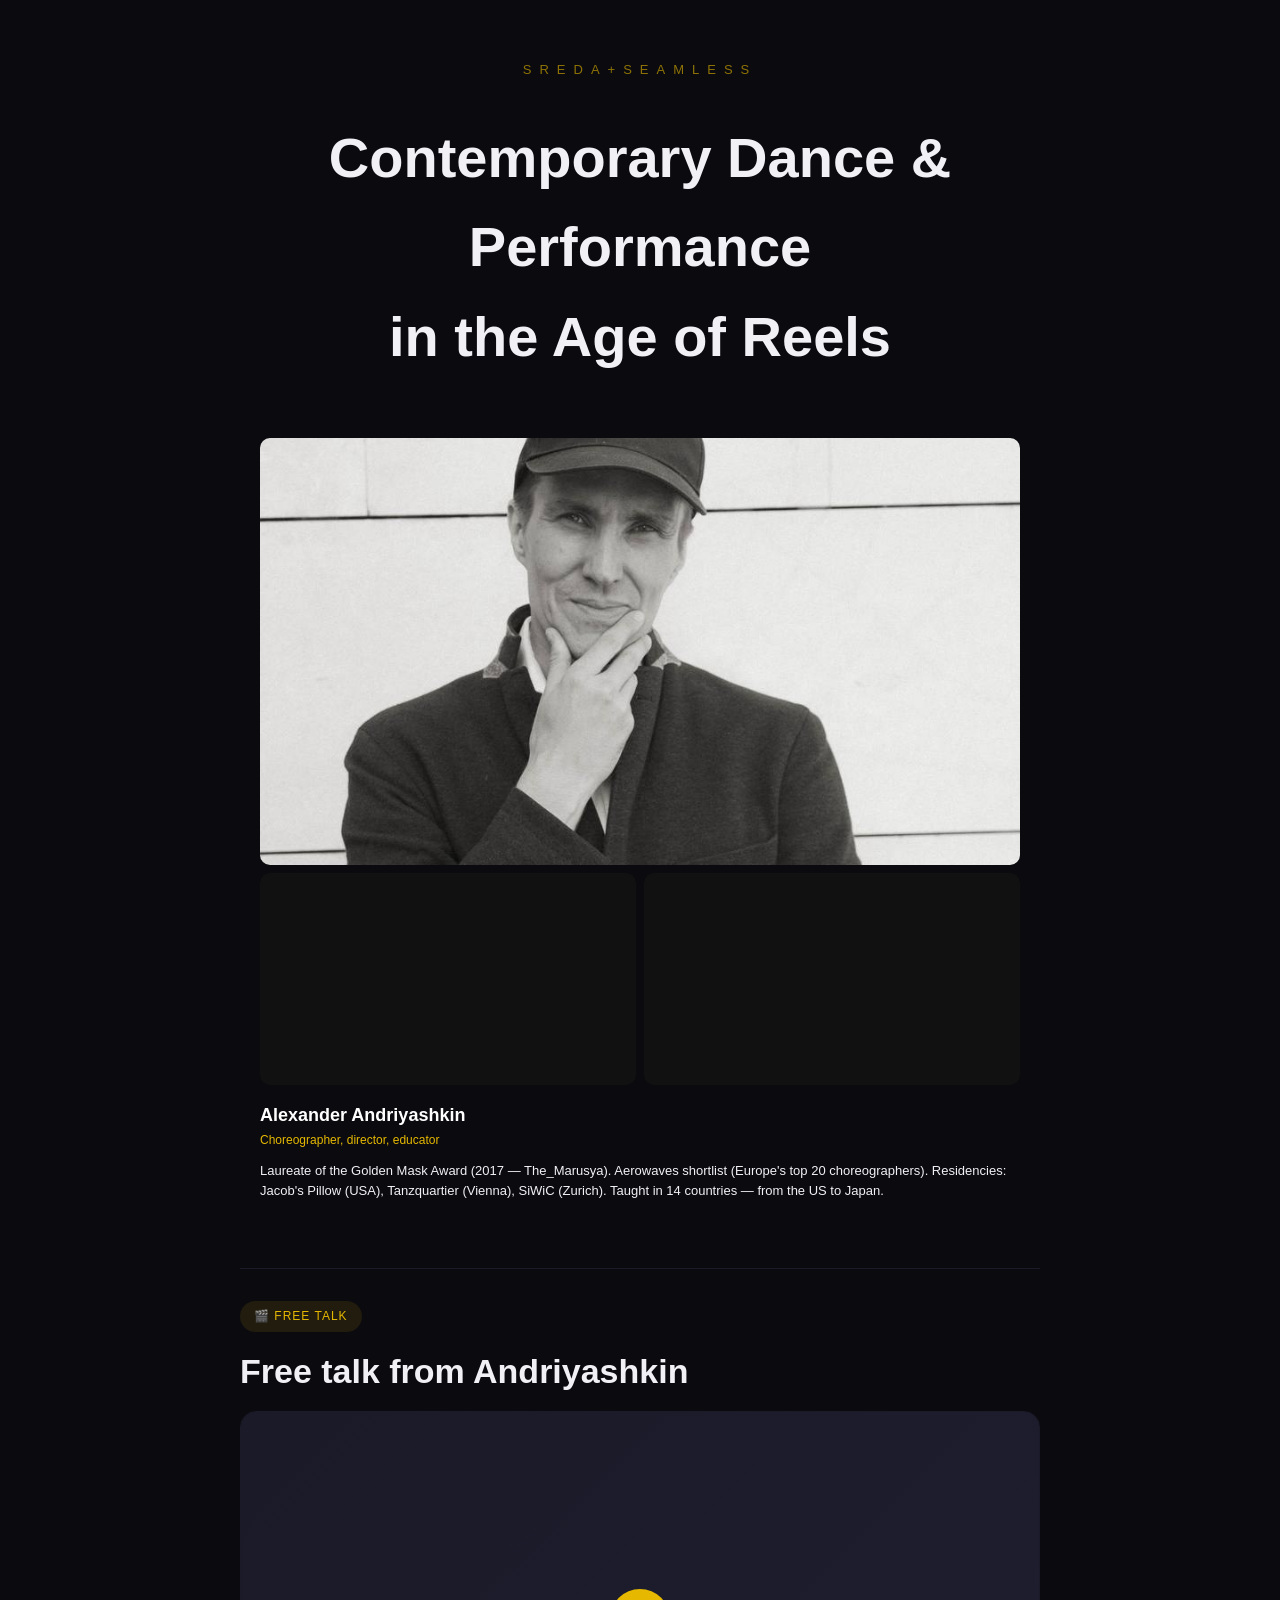
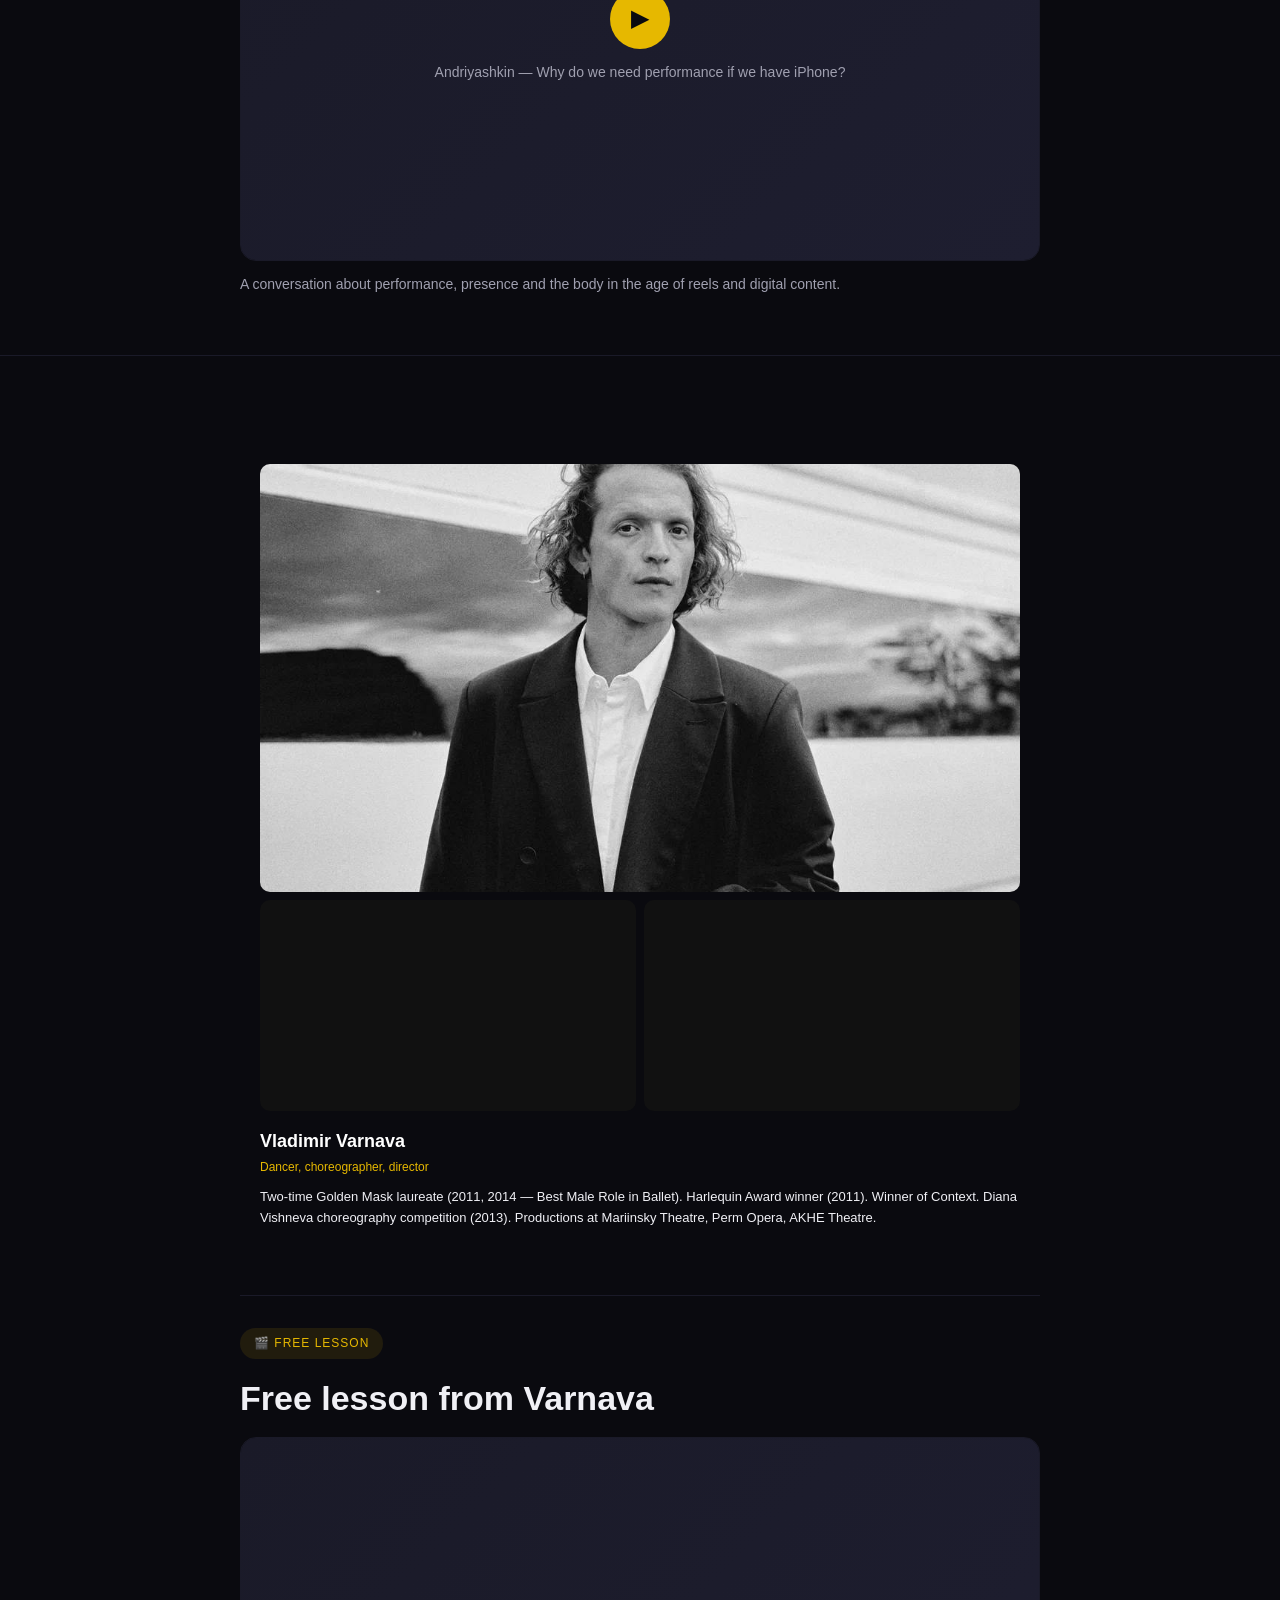
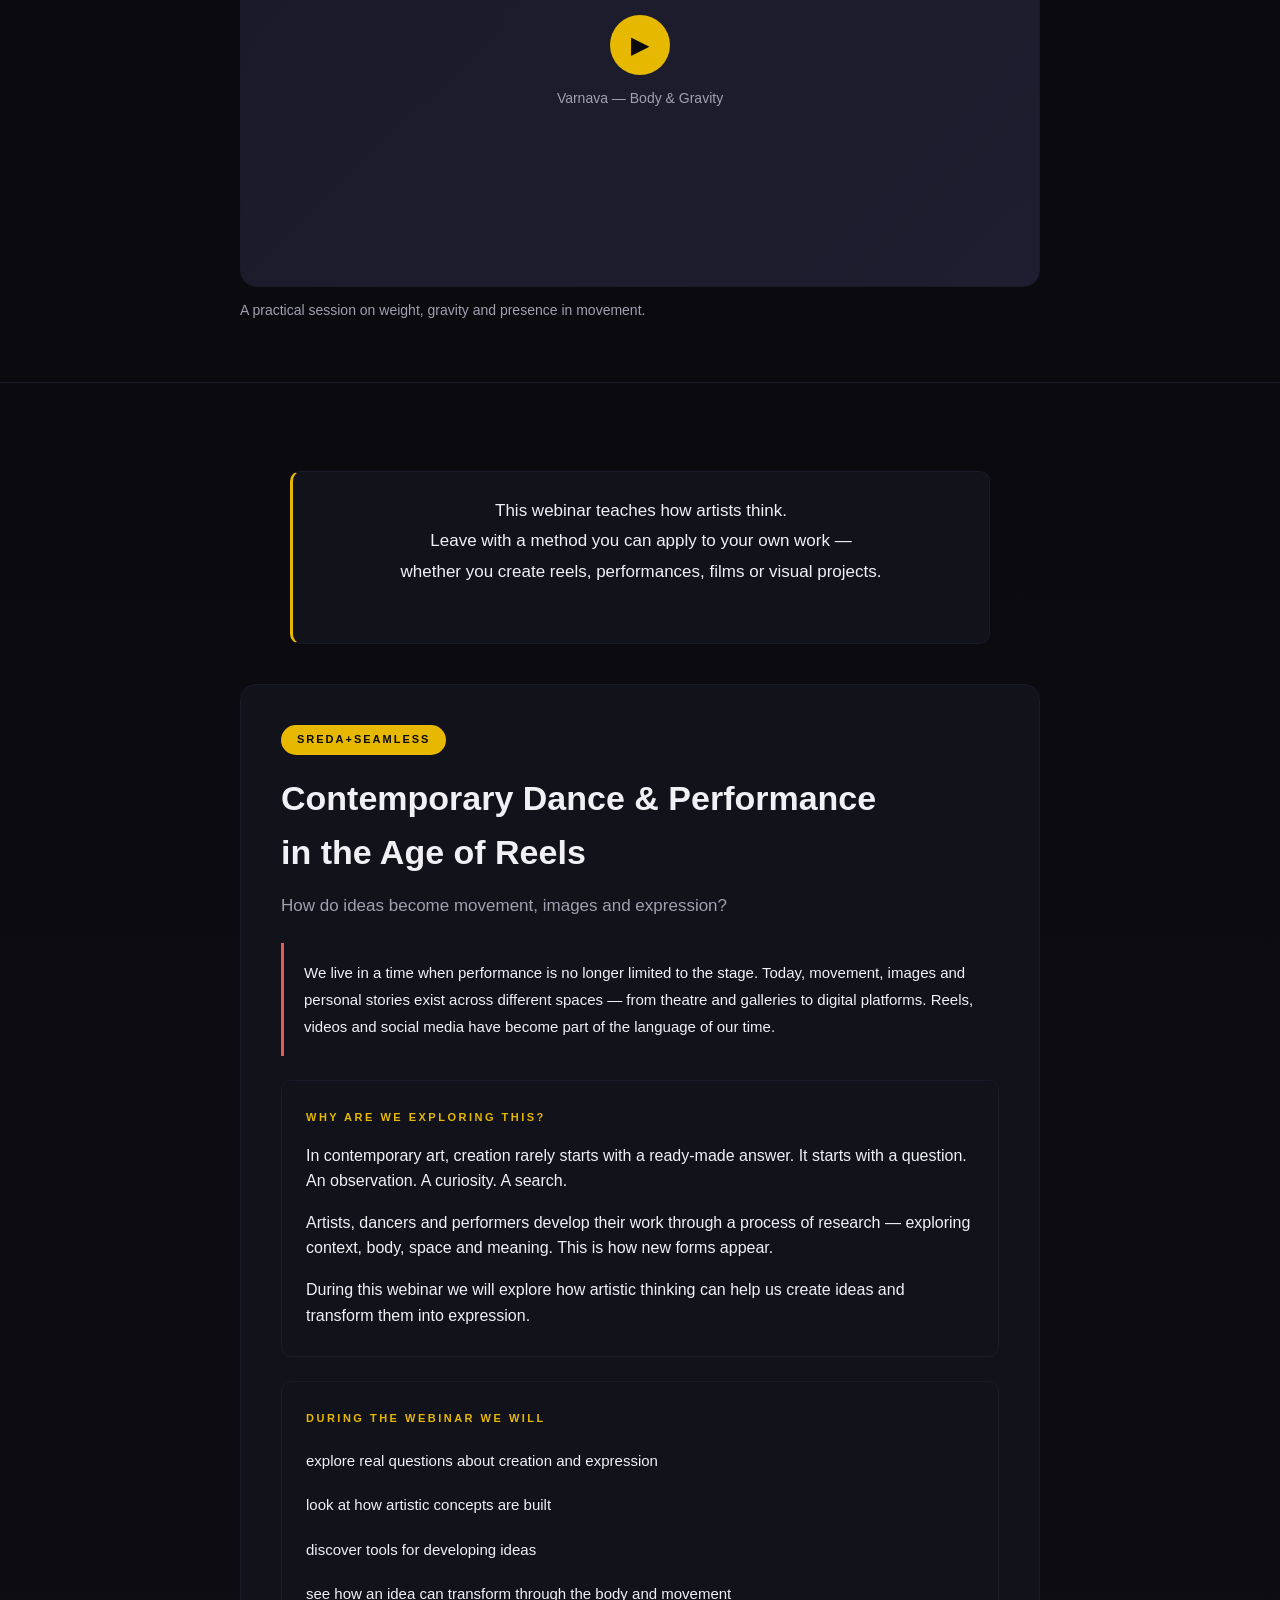
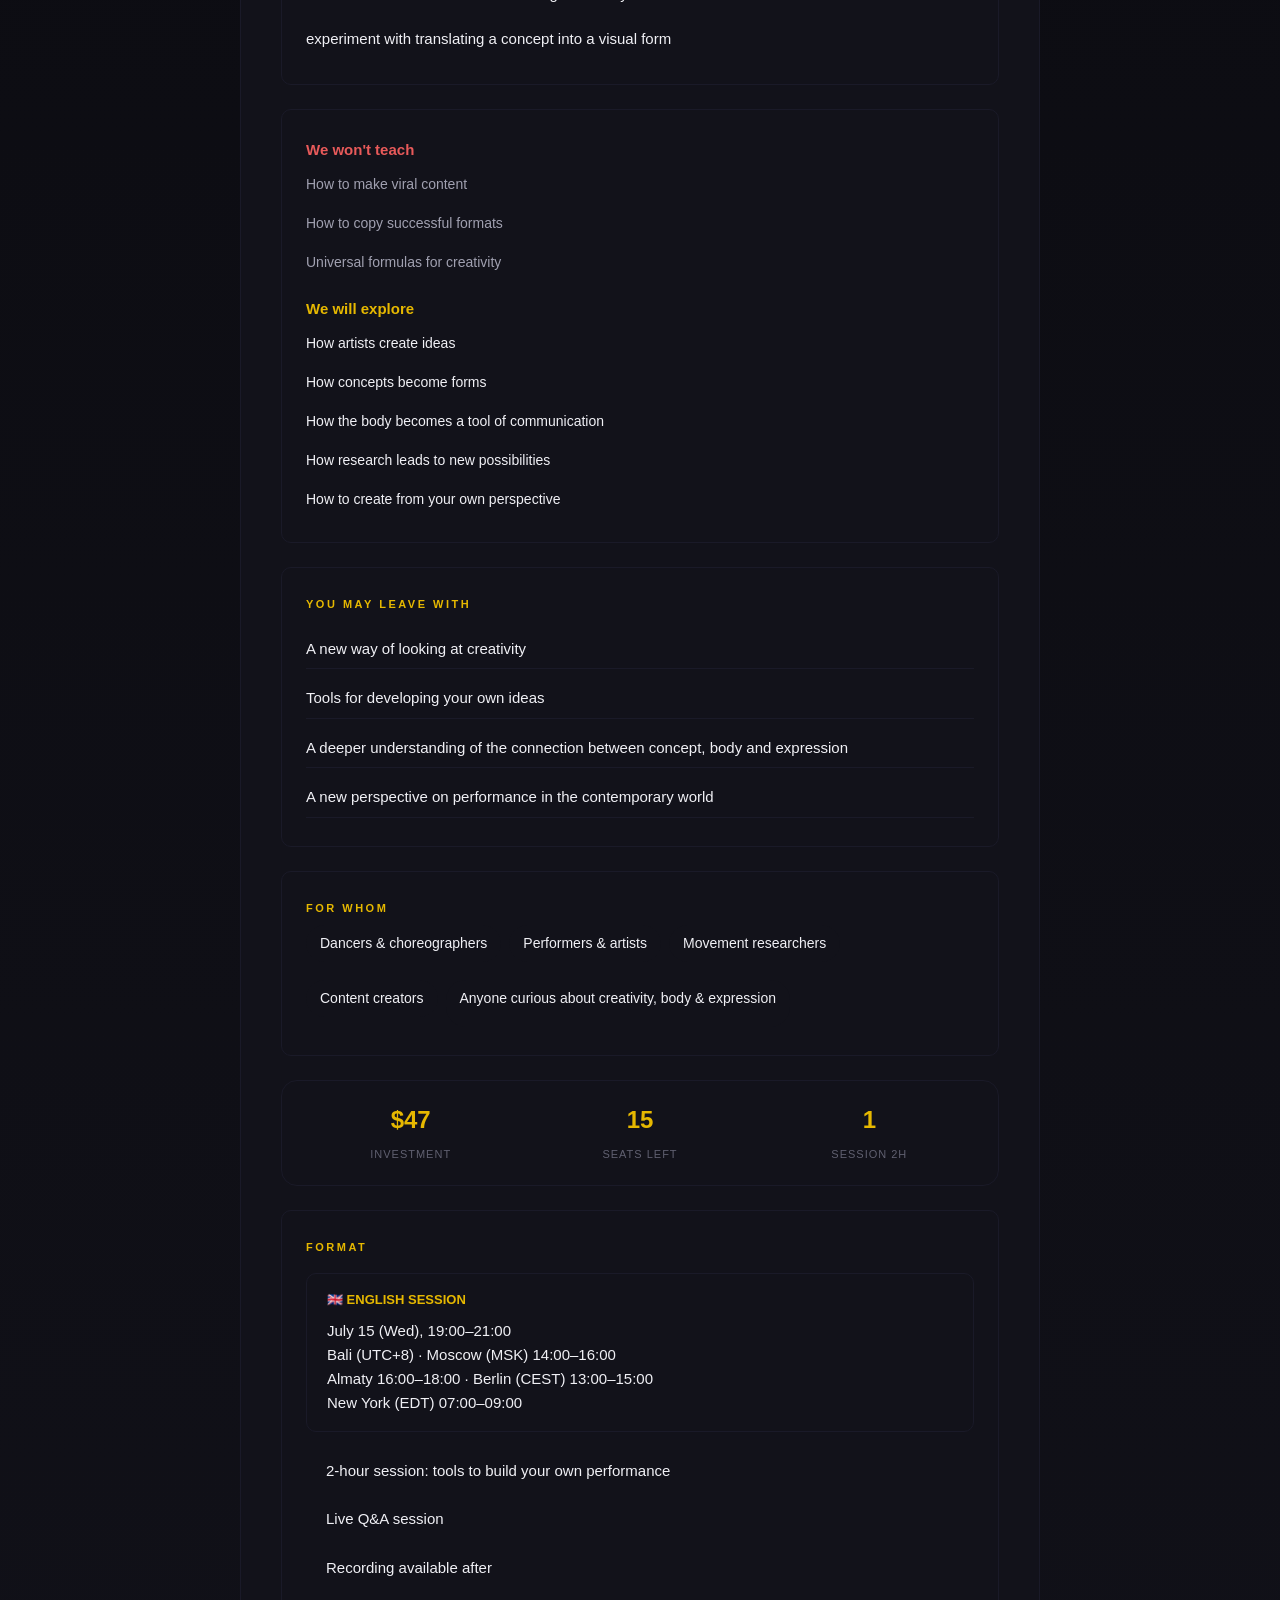
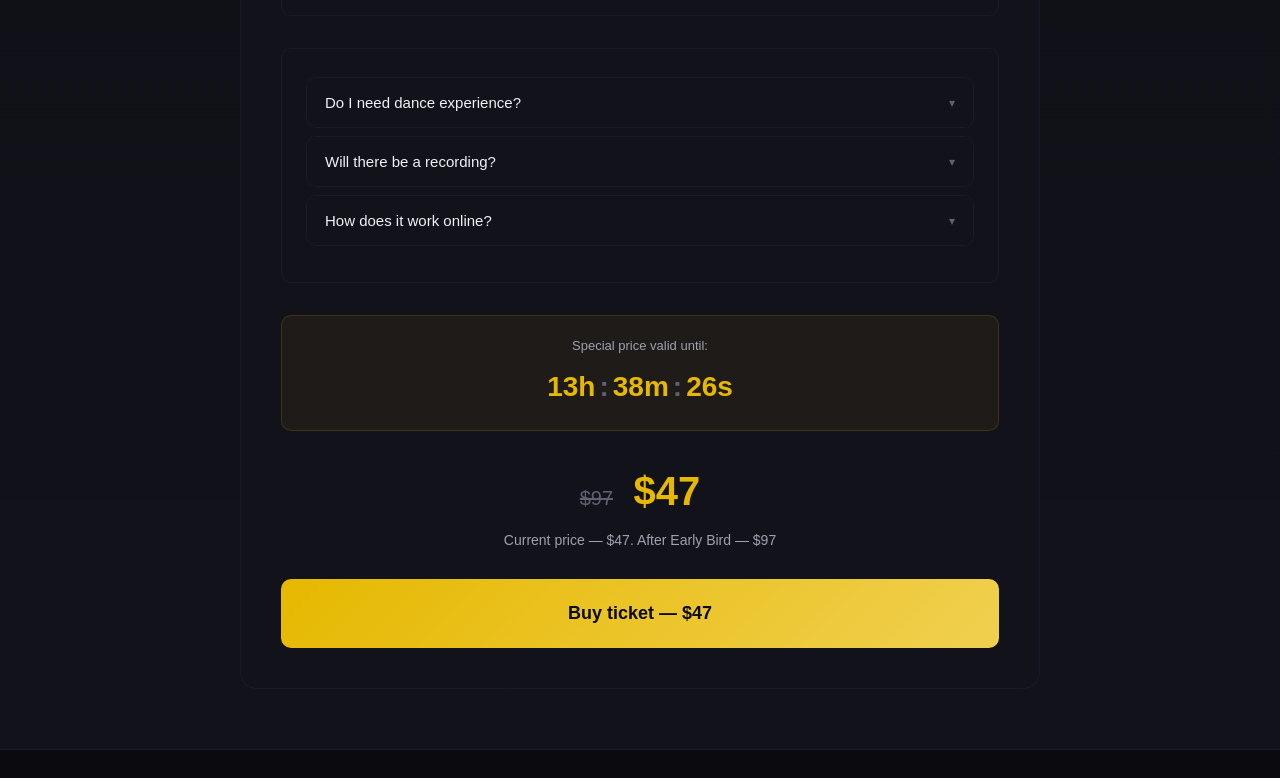
<file: index.html>
<!DOCTYPE html>
<html lang="en">
<head>
<meta charset="UTF-8">
<meta name="viewport" content="width=device-width, initial-scale=1.0">
<title>Contemporary Dance & Performance in the Age of Reels — sreda+seamless</title>
<meta name="description" content="How do ideas become movement, images and expression? Free materials from Alexander Andriyashkin and Vladimir Varnava. Webinar July 15, 2026.">
<meta property="og:title" content="Contemporary Dance & Performance in the Age of Reels">
<meta property="og:description" content="Free materials + webinar with Andriyashkin and Varnava. Online July 15.">
<meta property="og:type" content="website">

<!-- Google tag (gtag.js) -->
<script async src="https://www.googletagmanager.com/gtag/js?id=AW-10878968456"></script>
<script>
  window.dataLayer = window.dataLayer || [];
  function gtag(){dataLayer.push(arguments);}
  gtag("js", new Date());
  gtag("config", "AW-10878968456");
  gtag("config", "AW-17948032858");
  gtag("config", "G-DZ3L1RHYPW");
  function gtag_report_conversion(url) {
    const cb = function(){ if (url) window.location.href = url; };
    if (typeof gtag === "function") {
      gtag("event", "conversion", { send_to: "AW-10878968456/CHmoCOf-4rYZEN7S_bAo", event_callback: cb });
    }
    setTimeout(cb, 500); return false;
  }
</script>

<!-- GCLID passthrough -->
<script>
(function() {
  const p = new URLSearchParams(window.location.search);
  const g = p.get("gclid");
  if (g) localStorage.setItem("seamless_gclid", g);
})();
</script>

<!-- Meta Pixel -->
<script>
  !function(f,b,e,v,n,t,s)
  {if(f.fbq)return;n=f.fbq=function(){n.callMethod?
  n.callMethod.apply(n,arguments):n.queue.push(arguments)};
  if(!f._fbq)f._fbq=n;n.push=n;n.loaded=!0;n.version='2.0';
  n.queue=[];t=b.createElement(e);t.async=!0;
  t.src=v;s=b.getElementsByTagName(e)[0];
  s.parentNode.insertBefore(t,s)}(window, document,'script',
  'https://connect.facebook.net/en_US/fbevents.js');
  fbq('init', '1382464807967335');
  fbq('track', 'PageView');
</script>

<!-- Microsoft Clarity -->
<script>
    (function(c,l,a,r,i,t,y){
        c[a]=c[a]||function(){(c[a].q=c[a].q||[]).push(arguments)};
        t=l.createElement(r);t.async=1;t.src="https://www.clarity.ms/tag/"+i;
        y=l.getElementsByTagName(r)[0];y.parentNode.insertBefore(t,y);
    })(window, document, "clarity", "script", "x8wt6ca1ab");
</script>

<link rel="stylesheet" href="assets/css/style.css">
</head>
<body>

<!-- ===== SECTION: ANDRIYASHKIN ===== -->
<section class="content-section">
  <div class="container">
    <div class="logo" style="text-align:center;margin-bottom:32px">sreda+seamless</div>
    <h1 id="glitch-title" class="glitch" data-text="Contemporary Dance & Performance in the Age of Reels">Contemporary Dance &amp; Performance<br>in the Age of Reels</h1>

    <div class="teacher-card">
      <div class="teacher-media-grid">
        <img class="teacher-clip span-2" src="assets/images/andriyashkin_photo_01.jpg" alt="Andriyashkin" loading="lazy">
        <video class="teacher-clip" src="assets/images/andriyashkin_01.mp4" muted loop playsinline preload="metadata" onclick="this.paused?this.play():this.pause()"></video>
        <video class="teacher-clip" src="assets/images/andriyashkin_02.mp4" muted loop playsinline preload="metadata" onclick="this.paused?this.play():this.pause()"></video>
      </div>
      <div class="teacher-name">Alexander Andriyashkin</div>
      <div class="teacher-role">Choreographer, director, educator</div>
      <p class="teacher-bio">Laureate of the Golden Mask Award (2017 — The_Marusya). Aerowaves shortlist (Europe's top 20 choreographers). Residencies: Jacob's Pillow (USA), Tanzquartier (Vienna), SiWiC (Zurich). Taught in 14 countries — from the US to Japan.</p>
    </div>

    <div class="free-material-block">
      <div class="material-chip">🎬 Free talk</div>
      <h2 class="content-title">Free talk from Andriyashkin</h2>
      <div class="video-container" id="video-1-container">
        <div class="video-placeholder" id="v1-placeholder" onclick="playVideo(1)">
          <div class="play-icon">▶</div>
          <span class="vl">Andriyashkin — Why do we need performance if we have iPhone?</span>
        </div>
      </div>
      <p class="content-text" style="margin-top:12px;color:var(--text2);font-size:14px">A conversation about performance, presence and the body in the age of reels and digital content.</p>
    </div>
  </div>
</section>

<!-- ===== SECTION: VARNAVA ===== -->
<section class="content-section">
  <div class="container">
    <div class="teacher-card">
      <div class="teacher-media-grid">
        <img class="teacher-clip span-2" src="assets/images/varnava_photo_01.jpg" alt="Varnava" loading="lazy">
        <video class="teacher-clip" src="assets/images/varnava_01.mp4" muted loop playsinline preload="metadata" onclick="this.paused?this.play():this.pause()"></video>
        <video class="teacher-clip" src="assets/images/varnava_02.mp4" muted loop playsinline preload="metadata" onclick="this.paused?this.play():this.pause()"></video>
      </div>
      <div class="teacher-name">Vladimir Varnava</div>
      <div class="teacher-role">Dancer, choreographer, director</div>
      <p class="teacher-bio">Two-time Golden Mask laureate (2011, 2014 — Best Male Role in Ballet). Harlequin Award winner (2011). Winner of Context. Diana Vishneva choreography competition (2013). Productions at Mariinsky Theatre, Perm Opera, AKHE Theatre.</p>
    </div>

    <div class="free-material-block">
      <div class="material-chip">🎬 Free lesson</div>
      <h2 class="content-title">Free lesson from Varnava</h2>
      <div class="video-container" id="video-2-container">
        <div class="video-placeholder" id="v2-placeholder" onclick="playVideo(2)">
          <div class="play-icon">▶</div>
          <span class="vl">Varnava — Body & Gravity</span>
        </div>
      </div>
      <p class="content-text" style="margin-top:12px;color:var(--text2);font-size:14px">A practical session on weight, gravity and presence in movement.</p>
    </div>
  </div>
</section>

<!-- ===== SECTION: WEBINAR ===== -->
<section class="content-section webinar-section">
  <div class="container">
    <div class="webinar-intro">
      <p style="font-size:17px;line-height:1.8;font-weight:500;text-align:center;color:var(--text);margin-bottom:32px">This webinar teaches how artists think.<br>Leave with a method you can apply to your own work —<br>whether you create reels, performances, films or visual projects.</p>
    </div>

    <div class="webinar-card">
      <div class="badge">sreda+seamless</div>
      <h2>Contemporary Dance &amp; Performance<br>in the Age of Reels</h2>
      <p class="webinar-sub">How do ideas become movement, images and expression?</p>

      <div class="problem-block">
        <p style="line-height:1.8;font-size:15px">We live in a time when performance is no longer limited to the stage. Today, movement, images and personal stories exist across different spaces — from theatre and galleries to digital platforms. Reels, videos and social media have become part of the language of our time.</p>
      </div>

      <div class="what-block">
        <h3>Why are we exploring this?</h3>
        <p style="margin-bottom:16px">In contemporary art, creation rarely starts with a ready-made answer. It starts with a question. An observation. A curiosity. A search.</p>
        <p style="margin-bottom:16px">Artists, dancers and performers develop their work through a process of research — exploring context, body, space and meaning. This is how new forms appear.</p>
        <p>During this webinar we will explore how artistic thinking can help us create ideas and transform them into expression.</p>
      </div>

      <div class="what-block">
        <h3>During the webinar we will</h3>
        <ul style="list-style:none;padding:0">
          <li style="padding:6px 0;font-size:15px">explore real questions about creation and expression</li>
          <li style="padding:6px 0;font-size:15px">look at how artistic concepts are built</li>
          <li style="padding:6px 0;font-size:15px">discover tools for developing ideas</li>
          <li style="padding:6px 0;font-size:15px">see how an idea can transform through the body and movement</li>
          <li style="padding:6px 0;font-size:15px">experiment with translating a concept into a visual form</li>
        </ul>
      </div>

      <div class="what-block" style="display:flex;flex-direction:column;gap:20px">
        <div>
          <h4 style="color:var(--danger);margin-bottom:8px;font-size:15px">We won't teach</h4>
          <ul style="list-style:none;padding:0">
            <li style="padding:4px 0;font-size:14px;color:var(--text2)">How to make viral content</li>
            <li style="padding:4px 0;font-size:14px;color:var(--text2)">How to copy successful formats</li>
            <li style="padding:4px 0;font-size:14px;color:var(--text2)">Universal formulas for creativity</li>
          </ul>
        </div>
        <div>
          <h4 style="color:var(--accent);margin-bottom:8px;font-size:15px">We will explore</h4>
          <ul style="list-style:none;padding:0">
            <li style="padding:4px 0;font-size:14px;color:var(--text1)">How artists create ideas</li>
            <li style="padding:4px 0;font-size:14px;color:var(--text1)">How concepts become forms</li>
            <li style="padding:4px 0;font-size:14px;color:var(--text1)">How the body becomes a tool of communication</li>
            <li style="padding:4px 0;font-size:14px;color:var(--text1)">How research leads to new possibilities</li>
            <li style="padding:4px 0;font-size:14px;color:var(--text1)">How to create from your own perspective</li>
          </ul>
        </div>
      </div>

      <div class="what-block">
        <h3>You may leave with</h3>
        <ul style="list-style:none;padding:0">
          <li style="padding:8px 0;border-bottom:1px solid var(--bg3)">A new way of looking at creativity</li>
          <li style="padding:8px 0;border-bottom:1px solid var(--bg3)">Tools for developing your own ideas</li>
          <li style="padding:8px 0;border-bottom:1px solid var(--bg3)">A deeper understanding of the connection between concept, body and expression</li>
          <li style="padding:8px 0;border-bottom:1px solid var(--bg3)">A new perspective on performance in the contemporary world</li>
        </ul>
      </div>

      <div class="what-block">
        <h3 style="margin-bottom:8px">For whom</h3>
        <ul style="list-style:none;margin:0;padding:0;display:flex;flex-wrap:wrap;gap:8px">
          <li style="background:var(--bg2);padding:8px 14px;border-radius:20px;font-size:14px;color:var(--text1)">Dancers & choreographers</li>
          <li style="background:var(--bg2);padding:8px 14px;border-radius:20px;font-size:14px;color:var(--text1)">Performers & artists</li>
          <li style="background:var(--bg2);padding:8px 14px;border-radius:20px;font-size:14px;color:var(--text1)">Movement researchers</li>
          <li style="background:var(--bg2);padding:8px 14px;border-radius:20px;font-size:14px;color:var(--text1)">Content creators</li>
          <li style="background:var(--bg2);padding:8px 14px;border-radius:20px;font-size:14px;color:var(--text1)">Anyone curious about creativity, body & expression</li>
        </ul>
      </div>

      <div class="trust-block" style="margin:20px 0">
        <div class="trust-item"><span class="trust-num">$47</span><span class="trust-label">INVESTMENT</span></div>
        <div class="trust-item"><span class="trust-num">15</span><span class="trust-label">SEATS LEFT</span></div>
        <div class="trust-item"><span class="trust-num">1</span><span class="trust-label">SESSION 2h</span></div>
      </div>

      <div class="what-block">
        <h3>Format</h3>
        <div class="sessions-grid" style="display:flex;gap:20px;flex-wrap:wrap;margin-bottom:20px">
          <div class="session-card" style="flex:1;min-width:250px;padding:16px 20px;background:var(--bg2);border-radius:var(--radius-sm);border:1px solid var(--bg3)">
            <div style="font-size:13px;font-weight:600;text-transform:uppercase;color:var(--accent);margin-bottom:8px">🇬🇧 English session</div>
            <p style="margin:0;font-size:15px;line-height:1.6">July 15 (Wed), 19:00–21:00<br>Bali (UTC+8) · Moscow (MSK) 14:00–16:00<br>Almaty 16:00–18:00 · Berlin (CEST) 13:00–15:00<br>New York (EDT) 07:00–09:00</p>
          </div>
        </div>
        <ul id="format-list">
          <li>2-hour session: tools to build your own performance</li>
          <li>Live Q&A session</li>
          <li>Recording available after</li>
        </ul>
      </div>

      <div class="faq-block">
        <div class="faq-item">
          <button class="faq-q"><span>Do I need dance experience?</span><span class="faq-arrow">▾</span></button>
          <div class="faq-a"><p>Any level. The intensive is designed for both beginners and practicing dancers, performers, and movement researchers.</p></div>
        </div>
        <div class="faq-item">
          <button class="faq-q"><span>Will there be a recording?</span><span class="faq-arrow">▾</span></button>
          <div class="faq-a"><p>Yes. All participants receive the recording.</p></div>
        </div>
        <div class="faq-item">
          <button class="faq-q"><span>How does it work online?</span><span class="faq-arrow">▾</span></button>
          <div class="faq-a"><p>You'll receive a private Zoom link after purchase.</p></div>
        </div>
      </div>

      <div class="timer-block">
        <p>Special price valid until:</p>
        <div class="timer" id="timer">
          <span class="timer-unit"><span id="timer-hours">00</span>h</span>
          <span class="timer-sep">:</span>
          <span class="timer-unit"><span id="timer-mins">00</span>m</span>
          <span class="timer-sep">:</span>
          <span class="timer-unit"><span id="timer-secs">00</span>s</span>
        </div>
      </div>

      <div class="price-block">
        <span class="price-old">$97</span>
        <span class="price-current">$47</span>
        <span class="price-info">Current price — $47. After Early Bird — $97</span>
      </div>

      <a href="https://web.tribute.tg/s/X02" target="_blank" class="btn-primary btn-large pulse" id="btn-buy">Buy ticket — $47</a>
    </div>
  </div>
</section>

<script src="assets/js/main_v2.js?v=20260709"></script>
</body>
</html>
</file>
<file: assets/css/style.css>
/* ===== SEAMLESS WEBINAR — STYLE v2 ===== */
:root {
  --bg: #0a0a0f;
  --bg2: #12121a;
  --bg3: #1a1a28;
  --accent: #e6b800;
  --accent2: #f0d050;
  --text: #f0f0f5;
  --text2: #a0a0b0;
  --text3: #606070;
  --danger: #e85a5a;
  --radius: 16px;
  --radius-sm: 10px;
  --shadow: 0 8px 32px rgba(0,0,0,0.4);
  --transition: 0.4s cubic-bezier(0.22, 1, 0.36, 1);
}
* { margin: 0; padding: 0; box-sizing: border-box; }

body {
  font-family: -apple-system, BlinkMacSystemFont, 'Segoe UI', Helvetica, Arial, sans-serif;
  background: var(--bg);
  color: var(--text);
  line-height: 1.6;
  overflow-x: hidden;
}

/* ===== ENTRY SECTION ===== */
.entry-section {
  min-height: 100vh;
  padding: 60px 20px 40px;
}

/* ===== CONTENT WRAPPER ===== */
.content-wrapper { display: none; }
.content-wrapper.visible { display: block; }
.content-wrapper.visible .content-section {
  animation: fadeIn 0.5s ease;
}
@keyframes fadeIn { from { opacity: 0; transform: translateY(24px); } to { opacity: 1; transform: translateY(0); } }

.hidden { display: none !important; }

/* ===== CONTENT SECTIONS ===== */
.content-section {
  padding: 60px 20px;
  border-bottom: 1px solid var(--bg3);
}

.container {
  max-width: 800px;
  margin: 0 auto;
  width: 100%;
}
.center {
  display: flex;
  flex-direction: column;
  align-items: center;
  justify-content: center;
  min-height: 100vh;
}

/* ===== LOGO ===== */
.logo {
  font-size: 13px;
  letter-spacing: 8px;
  text-transform: uppercase;
  color: var(--accent);
  margin-bottom: 24px;
  opacity: 0.6;
}

/* ===== LANGUAGE SELECTION ===== */
.glitch {
  font-size: clamp(28px, 7vw, 56px);
  font-weight: 800;
  text-align: center;
  margin-bottom: 36px;
}
.subtitle {
  color: var(--text);
  font-size: 18px;
  margin-bottom: 48px;
}
.lang-buttons {
  display: flex;
  gap: 20px;
  flex-wrap: wrap;
  justify-content: center;
}
.lang-btn {
  background: var(--bg2);
  border: 1px solid var(--bg3);
  border-radius: var(--radius);
  padding: 32px 48px;
  cursor: pointer;
  transition: var(--transition);
  text-align: center;
  min-width: 200px;
}
.lang-btn:hover {
  border-color: var(--accent);
  transform: translateY(-4px);
  box-shadow: 0 12px 40px rgba(230, 184, 0, 0.12);
}
.lang-icon { font-size: 48px; display: block; margin-bottom: 10px; }
.lang-name { font-size: 20px; font-weight: 600; color: var(--text); }



h2 {
  font-size: clamp(22px, 4vw, 34px);
  font-weight: 700;
  margin-bottom: 12px;
}

/* ===== FORM ===== */
.survey-desc { color: var(--text2); margin-bottom: 28px; }
.form-group { margin-bottom: 22px; }

.form-group > label {
  display: block;
  font-size: 15px;
  color: var(--text);
  margin-bottom: 8px;
  font-weight: 500;
}
.form-group input[type="text"],
.form-group select {
  width: 100%;
  padding: 14px 18px;
  background: var(--bg2);
  border: 1px solid var(--bg3);
  border-radius: var(--radius-sm);
  color: var(--text);
  font-size: 16px;
  transition: var(--transition);
  outline: none;
  -webkit-appearance: none;
}
.form-group input:focus,
.form-group select:focus {
  border-color: var(--accent);
  box-shadow: 0 0 0 3px rgba(230, 184, 0, 0.08);
}

/* Radio & Checkbox */
.radio-group, .checkbox-group {
  display: flex;
  flex-direction: column;
  gap: 8px;
}
.radio-label, .check-label {
  display: flex;
  align-items: center;
  gap: 10px;
  padding: 10px 14px;
  background: var(--bg2);
  border: 1px solid var(--bg3);
  border-radius: 8px;
  cursor: pointer;
  transition: var(--transition);
  font-size: 15px;
  color: var(--text2);
}
.radio-label:hover, .check-label:hover {
  border-color: var(--accent);
  background: rgba(230,184,0,0.04);
}
.radio-label input, .check-label input { accent-color: var(--accent); width: 18px; height: 18px; }

/* Contact row */
.contact-row {
  display: flex;
  gap: 10px;
}
.contact-select { width: 140px !important; flex-shrink: 0; }

/* Privacy */
.privacy-label {
  display: flex;
  align-items: flex-start;
  gap: 10px;
  font-size: 12px;
  color: var(--text3);
  margin-top: -10px;
  line-height: 1.4;
}
.privacy-label input { margin-top: 2px; accent-color: var(--accent); }

/* ===== BUTTONS ===== */
.btn-primary {
  background: linear-gradient(135deg, var(--accent), var(--accent2));
  color: #0a0a0f;
  border: none;
  border-radius: var(--radius-sm);
  padding: 16px 32px;
  font-size: 16px;
  font-weight: 700;
  cursor: pointer;
  transition: var(--transition);
  width: 100%;
  display: block;
  text-align: center;
  text-decoration: none;
  margin-top: 16px;
}
.btn-primary:hover {
  transform: translateY(-2px);
  box-shadow: 0 8px 24px rgba(230, 184, 0, 0.25);
}
.btn-primary:disabled {
  opacity: 0.4;
  cursor: not-allowed;
  transform: none;
}
.btn-gold { background: linear-gradient(135deg, var(--accent), var(--accent2)); }
.btn-large { padding: 20px 40px; font-size: 18px; margin-top: 20px; }
.pulse { animation: pulse 2s infinite; }
@keyframes pulse { 0%,100% { box-shadow: 0 0 0 0 rgba(230, 184, 0, 0.4); } 50% { box-shadow: 0 0 0 20px rgba(230, 184, 0, 0); } }

.hidden { display: none !important; }

/* ===== SUCCESS ===== */
.success-icon {
  width: 72px; height: 72px;
  background: var(--accent);
  border-radius: 50%;
  display: flex; align-items: center; justify-content: center;
  font-size: 32px; color: var(--bg);
  margin: 32px auto 16px;
  animation: scaleIn 0.5s ease;
}
@keyframes scaleIn { from { transform: scale(0); } to { transform: scale(1); } }

/* ===== VIDEO ===== */
.video-block { margin: 32px 0; }
.video-block-title {
  font-size: 18px;
  margin-bottom: 12px;
  color: var(--text);
}
.video-container {
  background: var(--bg2);
  border-radius: var(--radius);
  overflow: hidden;
  aspect-ratio: 16/9;
  border: 1px solid var(--bg3);
  position: relative;
}
.video-placeholder {
  width: 100%; height: 100%;
  display: flex;
  flex-direction: column;
  align-items: center;
  justify-content: center;
  cursor: pointer;
  transition: var(--transition);
  background: linear-gradient(135deg, var(--bg3), #1e1e30);
}
.video-placeholder:hover { background: rgba(230,184,0,0.08); }
.play-icon {
  width: 60px; height: 60px;
  border-radius: 50%;
  background: var(--accent);
  display: flex; align-items: center; justify-content: center;
  font-size: 24px; color: var(--bg);
  margin-bottom: 12px;
}
.vl { color: var(--text2); font-size: 14px; }
.video-desc { color: var(--text2); font-size: 14px; margin-top: 10px; }
.video-desc a { color: var(--accent); }

/* Experts */
.experts-block {
  margin: 40px 0;
  padding: 24px;
  background: var(--bg2);
  border-radius: var(--radius);
  border: 1px solid var(--bg3);
}
.experts-block h3 { margin-bottom: 20px; font-size: 20px; }
.expert-card {
  margin-bottom: 20px;
  padding-bottom: 20px;
  border-bottom: 1px solid var(--bg3);
}
.expert-card:last-child { border: none; margin: 0; padding: 0; }
.expert-name {
  font-size: 17px;
  font-weight: 600;
  color: var(--accent);
  margin-bottom: 6px;
}
.expert-card p { color: var(--text2); font-size: 14px; line-height: 1.7; }

/* ===== TRUST BLOCK ===== */
.trust-block {
  display: grid;
  grid-template-columns: 1fr 1fr 1fr;
  gap: 12px;
  margin: 24px 0;
  padding: 20px;
  background: var(--bg2);
  border-radius: var(--radius);
  border: 1px solid var(--bg3);
  text-align: center;
}
.trust-item { }
.trust-num { font-size: 24px; font-weight: 800; color: var(--accent); display: block; }
.trust-label { font-size: 11px; color: var(--text3); text-transform: uppercase; letter-spacing: 1px; margin-top: 2px; }

/* ===== SESSION TIMETABLE ===== */
.sessions-grid {
  display: flex;
  gap: 20px;
  flex-wrap: wrap;
  margin-bottom: 20px;
}
.session-card {
  flex: 1;
  min-width: 260px;
  padding: 20px 24px;
  background: var(--bg2);
  border-radius: var(--radius-sm);
  border: 1px solid var(--bg3);
  transition: var(--transition);
}
.session-card:hover {
  border-color: var(--accent);
  box-shadow: 0 4px 20px rgba(230,184,0,0.1);
}
.session-label {
  font-size: 12px;
  font-weight: 700;
  text-transform: uppercase;
  letter-spacing: 1.5px;
  color: var(--accent);
  margin-bottom: 12px;
}
.session-date {
  font-size: 20px;
  font-weight: 700;
  color: var(--text);
  line-height: 1.3;
  margin-bottom: 12px;
}
.session-time-block {
  display: flex;
  flex-direction: column;
  gap: 6px;
}
.session-tz-row {
  display: flex;
  justify-content: space-between;
  align-items: baseline;
  font-size: 14px;
  line-height: 1.6;
  padding: 2px 0;
}
.session-tz-name {
  color: var(--text2);
  font-size: 13px;
}
.session-tz-time {
  color: var(--text);
  font-weight: 600;
  font-size: 15px;
}
.session-tz-row + .session-tz-row {
  border-top: 1px solid rgba(255,255,255,0.06);
  padding-top: 6px;
}

/* ===== BLOCK STYLING ===== */
.what-block,
.outcomes-block,
.faq-block {
  margin: 40px 0;
  padding: 28px 24px;
  background: var(--bg2);
  border-radius: var(--radius-sm);
  border: 1px solid var(--bg3);
}
.what-block h3,
.outcomes-block h3 {
  margin-top: 0;
  margin-bottom: 20px;
  font-size: 22px;
  color: var(--accent);
}
.what-block ul,
.outcomes-block ul {
  margin: 0;
  padding: 0 0 0 20px;
}
.what-block ul li,
.outcomes-block ul li {
  margin-bottom: 10px;
  line-height: 1.5;
  color: var(--text);
}
.what-block ul li:last-child { margin-bottom: 0; }

.outcomes-block {
  background: linear-gradient(135deg, var(--bg2) 0%, rgba(230,184,0,0.04) 100%);
  border-color: rgba(230,184,0,0.15);
}

/* ===== FAQ ===== */
.faq-block { margin: 32px 0; }
.faq-item {
  border: 1px solid var(--bg3);
  border-radius: var(--radius-sm);
  margin-bottom: 8px;
  overflow: hidden;
  transition: var(--transition);
}
.faq-q {
  width: 100%;
  background: var(--bg2);
  border: none;
  color: var(--text);
  font-size: 15px;
  font-weight: 500;
  padding: 16px 18px;
  text-align: left;
  cursor: pointer;
  display: flex;
  justify-content: space-between;
  align-items: center;
  gap: 10px;
  transition: var(--transition);
}
.faq-q:hover { background: rgba(230,184,0,0.04); }
.faq-arrow { font-size: 12px; color: var(--text3); transition: transform .3s; flex-shrink: 0; }
.faq-item.open .faq-arrow { transform: rotate(180deg); }
.faq-a {
  max-height: 0;
  overflow: hidden;
  transition: max-height .3s ease, padding .3s ease;
}
.faq-item.open .faq-a {
  max-height: 120px;
  padding: 0 18px 16px;
}
.faq-a p { font-size: 14px; color: var(--text2); line-height: 1.5; }

/* ===== TIMER ===== */
.timer-block {
  text-align: center;
  margin: 24px 0;
  padding: 20px;
  background: rgba(230,184,0,0.06);
  border-radius: var(--radius-sm);
  border: 1px solid rgba(230,184,0,0.15);
}
.timer-block p { font-size: 13px; color: var(--text2); margin-bottom: 8px; }
.timer { display: flex; justify-content: center; align-items: baseline; gap: 2px; font-size: 28px; font-weight: 800; color: var(--accent); white-space: nowrap; }
.timer-unit { min-width: auto; }
.timer-sep { color: var(--text3); margin: 0 2px; }

/* ===== WEBINAR CARD ===== */
.webinar-card {
  background: var(--bg2);
  border: 1px solid var(--bg3);
  border-radius: var(--radius);
  padding: 40px;
}
.badge {
  display: inline-block;
  background: var(--accent);
  color: var(--bg);
  font-size: 11px; font-weight: 700;
  letter-spacing: 2px; text-transform: uppercase;
  padding: 6px 16px; border-radius: 20px;
  margin-bottom: 16px;
}
.webinar-sub { color: var(--text2); font-size: 17px; margin-bottom: 20px; }

.what-block { margin: 24px 0; }
.what-block h3 { font-size: 11px; text-transform: uppercase; letter-spacing: 2.5px; color: var(--accent); margin-bottom: 16px; }
.what-block ul { list-style: none; }
.what-block li {
  padding: 8px 0;
  position: relative;
  color: var(--text2);
  font-size: 15px;
}
}

.problem-block + .what-block { border-top: none; }

.price-block {
  text-align: center;
  margin: 28px 0;
}
.price-old {
  text-decoration: line-through;
  color: var(--text3);
  font-size: 20px;
  margin-right: 16px;
}
.price-current {
  font-size: 40px;
  font-weight: 800;
  color: var(--accent);
}
.price-info {
  display: block;
  color: var(--text2);
  font-size: 14px;
  margin-top: 6px;
}

.register-form {
  display: flex;
  flex-direction: column;
  gap: 12px;
  margin-top: 16px;
}
.register-form input {
  padding: 14px 18px;
  background: var(--bg);
  border: 1px solid var(--bg3);
  border-radius: var(--radius-sm);
  color: var(--text);
  font-size: 15px;
  outline: none;
  transition: var(--transition);
}
.register-form input:focus { border-color: var(--accent); }
.small-text { text-align: center; color: var(--text3); font-size: 13px; margin-top: 16px; margin-bottom: 20px; }

/* ===== RESPONSIVE ===== */
@media (max-width: 600px) {
  .lang-btn { min-width: 140px; padding: 24px 20px; }
  .contact-row { flex-direction: column; }
  .contact-select { width: 100% !important; }
  .webinar-card { padding: 24px; }
  .timer { font-size: 22px; }
  .price-current { font-size: 32px; }
  .trust-block { grid-template-columns: 1fr 1fr; gap: 10px; }
}

/* ===== SELECT ARROW ===== */
select {
  background-image: url("data:image/svg+xml,%3Csvg xmlns='http://www.w3.org/2000/svg' width='12' height='8' viewBox='0 0 12 8'%3E%3Cpath fill='%23a0a0b0' d='M1 1l5 5 5-5'/%3E%3C/svg%3E");
  background-repeat: no-repeat;
  background-position: right 16px center;
  padding-right: 40px !important;
}

.webinar-date {
  text-align: center;
  color: var(--accent);
  font-size: 16px;
  font-weight: 600;
  margin: 16px 0;
  padding: 12px;
  background: rgba(230,184,0,0.06);
  border-radius: 8px;
  border: 1px solid rgba(230,184,0,0.12);
}

/* ===== WELCOME BLOCK ===== */
.welcome-block {
  text-align: center;
  margin-bottom: 28px;
}
.welcome-block h2 {
  font-size: 26px;
  margin-bottom: 12px;
}
.welcome-block .welcome-free {
  color: var(--accent);
  font-size: 15px;
  margin-top: 12px;
  font-weight: 500;
}
.welcome-cta {
  color: var(--muted);
  font-size: 14px;
  margin-bottom: 16px;
}

/* ===== TEACHERS ===== */
.teachers-grid {
  display: grid;
  grid-template-columns: 1fr;
  gap: 24px;
  margin-bottom: 32px;
  max-width: 500px;
  margin-left: auto;
  margin-right: auto;
}
.teacher-card {
  background: var(--card);
  border: 1px solid var(--border);
  border-radius: 16px;
  padding: 20px;
}
.teacher-media-grid {
  display: grid;
  grid-template-columns: 1fr 1fr;
  gap: 8px;
  margin-bottom: 16px;
}
.teacher-media-grid .span-2 { grid-column: span 2; }
.teacher-clip {
  width: 100%;
  aspect-ratio: 16/9;
  object-fit: cover;
  object-position: center 30%;
  border-radius: 10px;
  cursor: pointer;
  background: #111;
  display: block;
  transition: transform .3s;
}
.teacher-clip:hover { transform: scale(1.03); }
.teacher-name {
  font-size: 18px;
  font-weight: 700;
  color: #fff;
  margin-bottom: 2px;
}
.teacher-role {
  font-size: 12px;
  color: var(--accent);
  margin-bottom: 10px;
  font-weight: 500;
}
.teacher-bio {
  font-size: 13px;
  line-height: 1.6;
  color: var(--text);
  margin-bottom: 6px;
}
.teachers-footer {
  text-align: center;
  padding: 16px 0;
}

/* ===== NEW CONTENT STEP ===== */
.content-desc {
  text-align: center;
  color: var(--muted);
  font-size: 14px;
  margin-bottom: 28px;
}
.content-section { margin-bottom: 28px; }
.content-subtitle {
  font-size: 18px;
  margin-bottom: 12px;
  color: #fff;
}
.content-text {
  font-size: 14px;
  line-height: 1.6;
  color: var(--text);
  margin-top: 12px;
}
.content-footer {
  text-align: center;
  padding: 24px 0;
  margin-top: 20px;
  border-top: 1px solid var(--border);
}

/* ===== FREE MATERIALS ===== */
.free-material-block {
  margin-top: 40px;
  padding-top: 32px;
  border-top: 1px solid var(--bg3);
}
.material-chip {
  display: inline-block;
  background: rgba(230,184,0,0.1);
  color: var(--accent);
  font-size: 12px;
  letter-spacing: 1px;
  text-transform: uppercase;
  padding: 6px 14px;
  border-radius: 20px;
  margin-bottom: 12px;
}

/* ===== WEBINAR INTRO ===== */
.webinar-section {
  background: linear-gradient(180deg, var(--bg), var(--bg2));
}
.webinar-intro {
  max-width: 700px;
  margin: 0 auto 40px;
  padding: 24px 28px;
  background: var(--bg2);
  border-radius: var(--radius-sm);
  border: 1px solid var(--bg3);
  border-left: 3px solid var(--accent);
}

/* Lang email block */
.lang-email-block {
  animation: fadeIn 0.6s ease 0.3s both;
}
.lang-email-row input:focus {
  outline: none;
  border-color: var(--accent);
  box-shadow: 0 0 0 2px rgba(255,107,53,0.2);
}

/* Problem block */
.problem-block {
  border-left: 3px solid var(--danger);
  padding: 16px 20px;
  margin: 24px 0;
}
.problem-block h3 { font-size: 11px; text-transform: uppercase; letter-spacing: 2.5px; color: var(--danger); margin-bottom: 12px; }
.problem-block p { line-height: 1.7; color: var(--text); font-size: 15px; }

/* Webinar for-list tags */
#for-list li {
  transition: all 0.2s;
}
#for-list li:hover {
  background: var(--bg3);
  transform: translateY(-1px);
}
</file>
